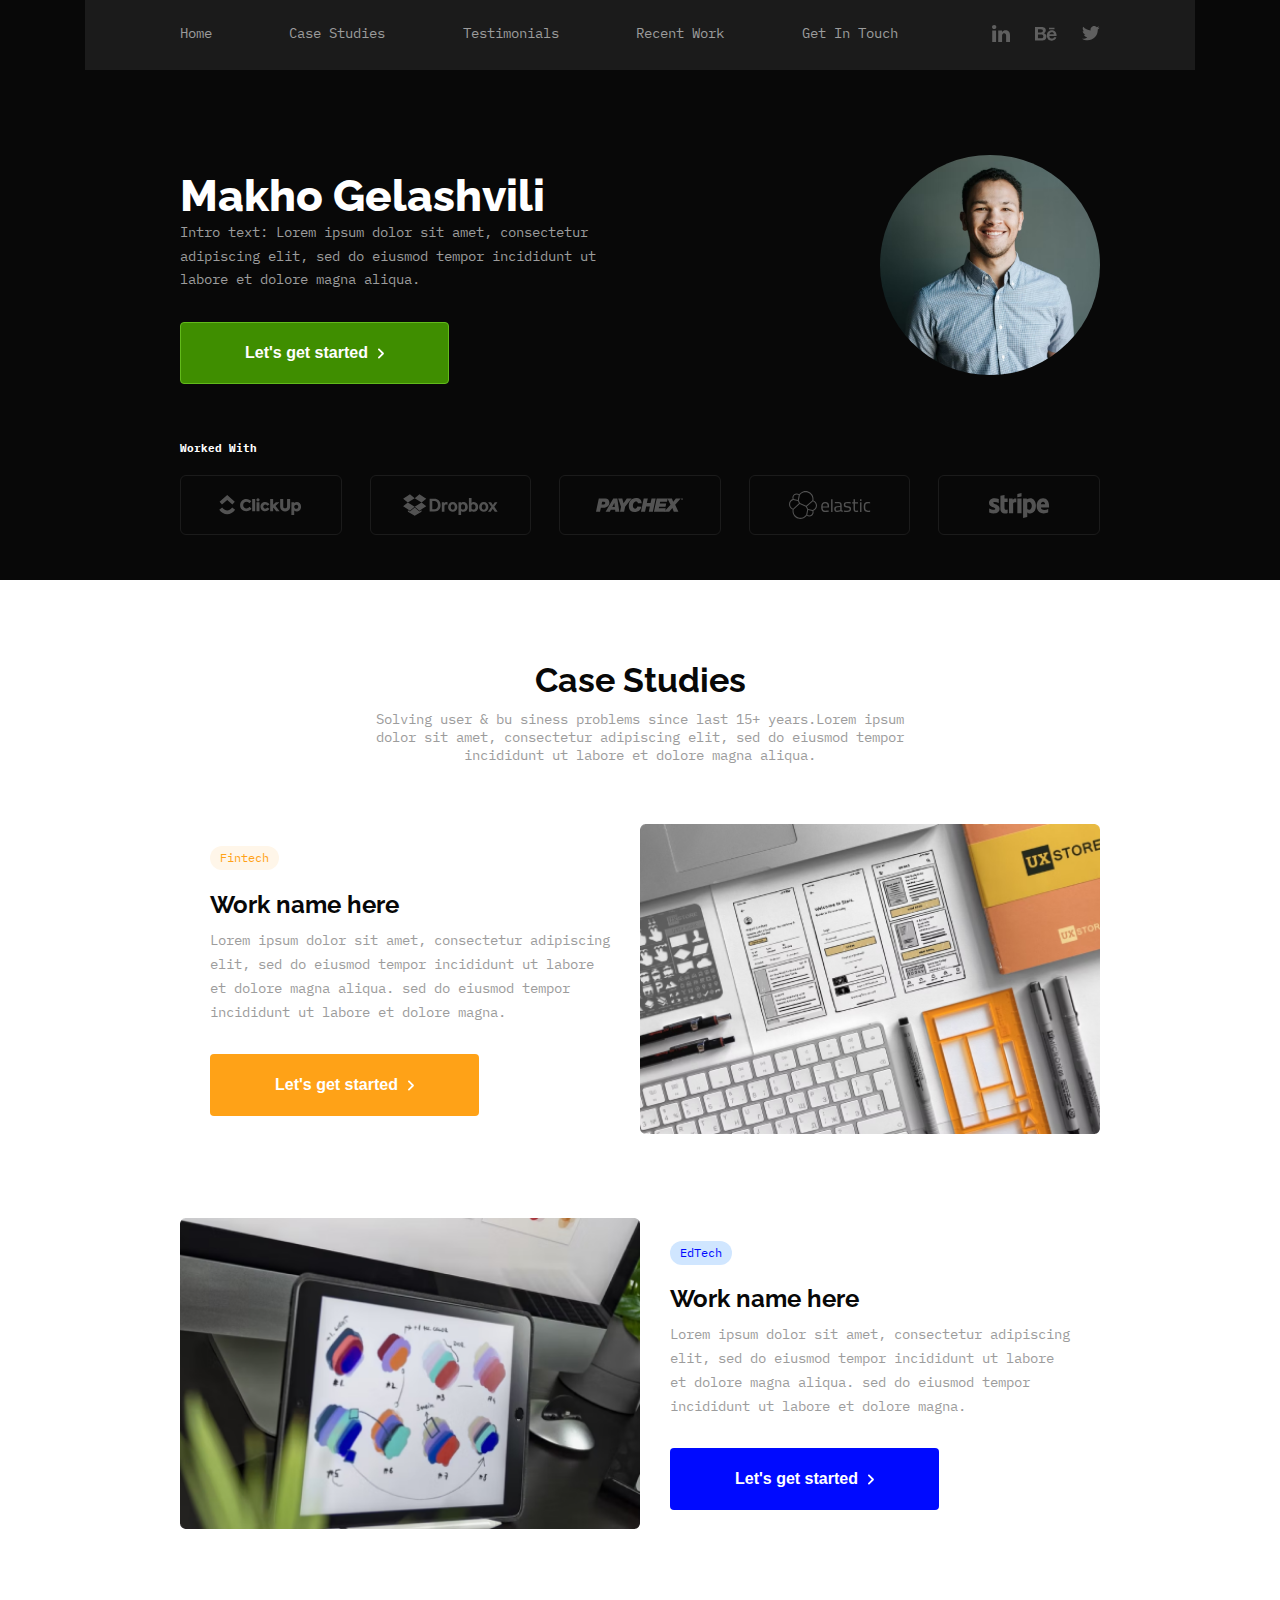
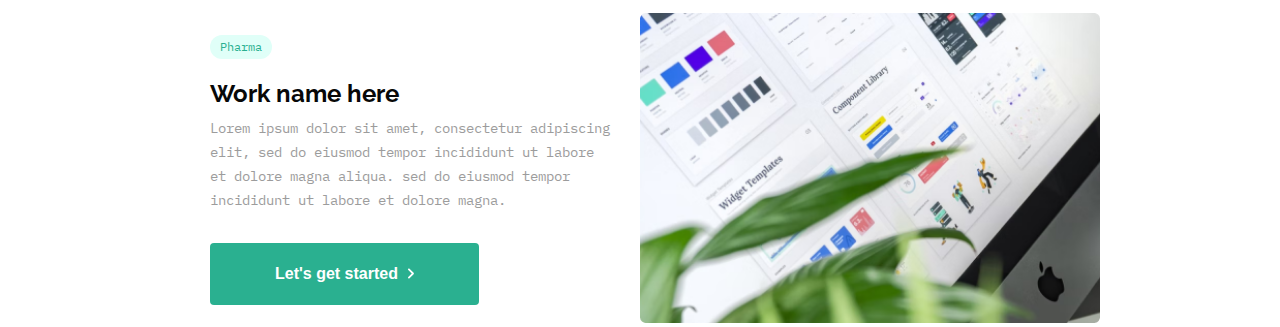
<file: index.html>
<!DOCTYPE html>
<html lang="en">
<head>
  <meta charset="UTF-8">
  <meta name="viewport" content="width=device-width, initial-scale=1.0">
  <link rel="preconnect" href="https://fonts.googleapis.com">
  <link rel="preconnect" href="https://fonts.gstatic.com" crossorigin>
  <link href="https://fonts.googleapis.com/css2?family=IBM+Plex+Mono:wght@100;400&family=Raleway:ital,wght@0,100..900;1,100..900&display=swap" rel="stylesheet">  <title>Document</title>
  <link rel="stylesheet" href="./assets/style/colors.css" />
  <link rel="stylesheet" href="./assets/style/style.css" />
</head>
<body>
  <div class="hero dark">
    <header>
      <div class="container">
         <nav>
          <ul>
            <li><a href="#">home</a></li>
            <li><a href="#">case studies</a></li>
            <li><a href="#">testimonials</a></li>
            <li><a href="#">recent work</a></li>
            <li><a href="#">get in touch</a></li>
          </ul>
         </nav>
         <div class="social-networks">
          <ul>
            <li><a href="#"><img src="./assets/images/socialNetworks/linkedIn.svg" /></a></li>
            <li><a href="#"><img src="./assets/images/socialNetworks/behance.svg" /></a></li>
            <li><a href="#"><img src="./assets/images/socialNetworks/twitter.svg" /></a></li>
          </ul>
         </div>
      </div>
      <div class="burger">
        <span></span>
        <span></span>
        <span></span>
      </div>
    </header>
    <div class="details_container container">
      <div class="details_text">
        <h1 class="font-raleway">Makho gelashvili</h1>
        <p>
          Intro text: Lorem ipsum dolor sit amet, consectetur
          adipiscing elit, sed do eiusmod tempor incididunt ut
          labore et dolore magna aliqua. 
        </p>
        <button>
          <span class="button_text">Let's get started</span>
          <img src="./assets/icons/caret.svg" />
        </button>
      </div>
      <div class="profile_photo">
        <img src="./assets/images/profile_image.png" />
      </div>
    </div>
    <div class="partners container">
      <h6>worked with</h6>
      <ul>
        <li>
          <div class="partnet_logo_container">
            <img src="./assets/images/partners/clickup.svg" />
          </div>
        </li>
        <li>
          <div class="partnet_logo_container">
            <img src="./assets/images/partners/dropbox.svg" />
          </div>
        </li>
        <li>
          <div class="partnet_logo_container">
            <img src="./assets/images/partners/paychex.svg" />
          </div>
        </li>
        <li>
          <div class="partnet_logo_container">
            <img src="./assets/images/partners/elastic.svg" />
          </div>
        </li>
        <li>
          <div class="partnet_logo_container">
            <img src="./assets/images/partners/stripe.svg"  />
          </div>
        </li>
      </ul>
    </div>
  </div>
  <div class="case_studies container">
    <div class="case_study_header ">
      <h3 class="font-raleway">case studies</h3>
      <p>
        Solving user & bu siness problems since last 15+ years.Lorem ipsum dolor sit amet, consectetur adipiscing elit, sed do eiusmod tempor incididunt ut labore et dolore magna aliqua. 
      </p>
    </div>
    <div class="case_studies_list">
      <div class="single_case_study fintech">
        <div class="case_study_details">
          <span class="field">Fintech</span>
          <h4 class="study_name font-raleway">Work name here</h4>
          <p class="study_description">Lorem ipsum dolor sit amet, consectetur adipiscing elit, sed do eiusmod tempor incididunt ut labore et dolore magna aliqua. sed do eiusmod tempor incididunt ut labore et dolore magna.</p>
          <button>
            <span class="button_text">Let's get started</span>
            <img src="./assets/icons/caret.svg" />
          </button>
        </div>
        <div class="study_image_container">
          <img src="./assets/images/study/image_1.png" />
        </div>
      </div>
      <div class="single_case_study edtech">
        <div class="case_study_details">
          <span class="field">EdTech</span>
          <h4 class="study_name font-raleway">Work name here</h4>
          <p class="study_description">
            Lorem ipsum dolor sit amet, consectetur adipiscing elit, sed do eiusmod tempor incididunt ut labore et dolore magna aliqua. sed do eiusmod tempor incididunt ut labore et dolore magna.
          </p>
          <button>
            <span class="button_text">Let's get started</span>
            <img src="./assets/icons/caret.svg" />
          </button>
        </div>
        <div class="study_image_container">
          <img src="./assets/images/study/image_2.png" />
        </div>
      </div>
      <div class="single_case_study pharma">
        <div class="case_study_details">
          <span class="field">Pharma</span>
          <h4 class="study_name font-raleway">Work name here</h4>
          <p class="study_description">
            Lorem ipsum dolor sit amet, consectetur adipiscing elit, sed do eiusmod tempor incididunt ut labore et dolore magna aliqua. sed do eiusmod tempor incididunt ut labore et dolore magna.
          </p>
          <button>
            <span class="button_text">Let's get started</span>
            <img src="./assets/icons/caret.svg" />
          </button>
        </div>
        <div class="study_image_container">
          <img src="./assets/images/study/image_3.png" />
        </div>
      </div>
    </div>
  </div>
</body>
</html>
</file>
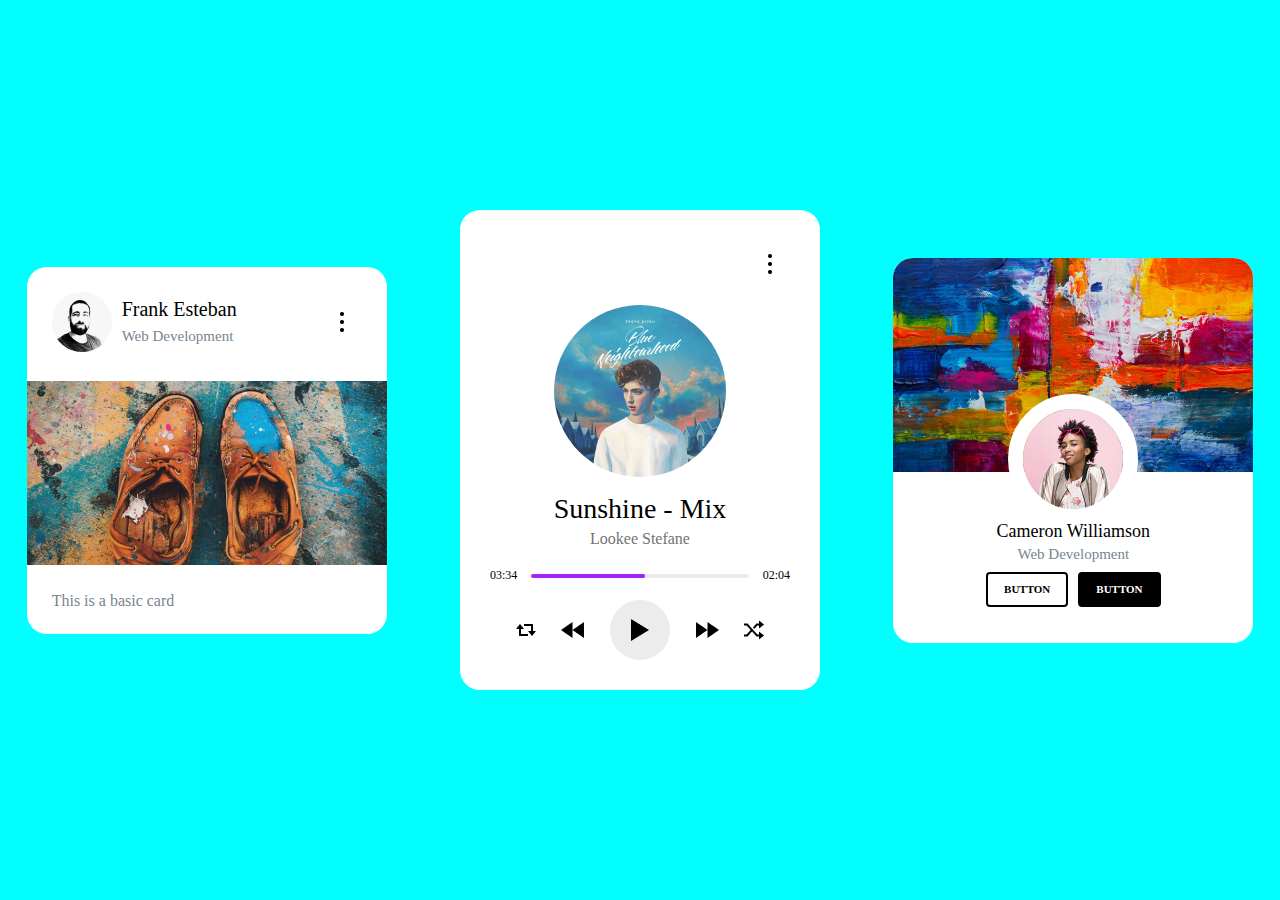
<file: additional-cards/cards.html>
<!DOCTYPE html>
<html lang="en">
  <head>
    <meta charset="UTF-8" />
    <meta name="viewport" content="width=device-width, initial-scale=1.0" />
    <link rel="stylesheet" href="../assets/styles/cards.css" />
    <title>Cards</title>
  </head>
  <body>
    <div class="cards_container">
      <div class="card card1">
        <div class="details">
          <div class="top_details">
            <div class="left_details">
              <div class="image_container">
                <img
                  src="../assets/additional-images/avatar.png"
                  alt="profile picture"
                />
              </div>
              <div class="user_details">
                <h3>Frank Esteban</h3>
                <p>Web Development</p>
              </div>
            </div>
            <div class="image_container">
              <img
                src="../assets/additional-images/media-option.png"
                alt="menu option"
              />
            </div>
          </div>
          <div class="card_image_container">
            <img
              src="../assets/additional-images/card-image.png"
              alt="card image"
            />
          </div>
          <div class="bottom_details">
            <p>This is a basic card</p>
          </div>
        </div>
      </div>
      <div class="card card2">
        <div class="details">
          <div class="top_details">
            <img
              src="../assets/additional-images/media-option.png"
              alt="menu options"
            />
          </div>
          <div class="image_container">
            <img
              src="../assets/additional-images/song_image.png"
              alt="song picture"
            />
          </div>
          <div class="song_details">
            <h2 class="song_title">Sunshine - Mix</h2>
            <p>Lookee Stefane</p>
          </div>
          <div class="bottom_details">
            <p>03:34</p>
            <img
              src="../assets/additional-images/progress_bar.png"
              alt="progress bar"
            />
            <p>02:04</p>
          </div>
          <div class="music_navigation">
            <img src="../assets/additional-images/repeat.png" alt="repeat" />
            <img
              src="../assets/additional-images/play_previous.png"
              alt="play previous"
            />
            <div class="play">
              <img src="../assets/additional-images/play.png" alt="play" />
            </div>
            <img
              src="../assets/additional-images/play_next.png"
              alt="play next"
            />
            <img src="../assets/additional-images/shufle.png" alt="shufle" />
          </div>
        </div>
      </div>
      <div class="card card3">
        <div class="details">
          <div class="image_container">
            <img
              src="../assets/additional-images/card_background_picture.jpeg"
              alt="background picture"
            />
          </div>
          <div class="profile_image_container">
            <img
              src="../assets/additional-images/profile_picture.png"
              alt="profile picture"
            />
          </div>
          <div class="profile_details">
            <h2>Cameron Williamson</h2>
            <p>Web Development</p>
          </div>
          <div class="buttons_container">
            <button class="left_button">button</button>
            <button class="right_button">button</button>
          </div>
        </div>
      </div>
    </div>
  </body>
</html>
</file>
<file: assets/style/colors.css>
:root {
  --color-dark-100: #1B1B1B;
  --color-dark-200: #080808;
  --color-dark-300: #000000;
  --color-green-100: #62BA1B;
  --color-green-200: #3F8E00;
  --color-green-300: #2AB090;
  --color-white-100: #F8F8F8;
  --color-white-200: #FFF6E9;
  --color-white-300: #9C9C9C;
  --color-white-1000: #FFFFFF;
  --color-orange-100: #FFA217;
  --color-blue-100: #000AFF;
  --color-text-main: var(--color-dark-200);
  --color-text-secondary: var(--color-white-300);
}
</file>
<file: assets/style/style.css>
* {
  margin: 0;
  padding: 0;
  box-sizing: border-box;
}

body {
  font-family: "IBM Plex Mono", sans-serif;
}

.dark {
  --color-text-main: var(--color-white-1000);
  --color-text-secondary: var(--color-white-300);
  background-color: var(--color-dark-200);
}

a {
  text-decoration: none;
}

ul {
  list-style-type: none;
}

.font-raleway{
  font-family: "Raleway", sans-serif;
}

.container {
  max-width: 920px;
  width: 100%;
}

.hero{
  padding-bottom: 45px;
}

.hero header{
  margin: 0 85px;
  background: var(--color-dark-100);
  display: flex;
  justify-content: center;
  padding: 0 5%;
}

header .container{
  display: flex;
  justify-content: space-between;
  align-items: center;
}

header .container nav {
  width: 78%;

}

header .container nav ul {
  width: 100%;
  display: flex;
  justify-content: space-between;
  align-items: center;
  gap: 10%;
}

header .container nav ul li a {
  color: var(--color-text-secondary);
  font-size: 14px;
  letter-spacing: 1%;
  line-height: 1.3em;
  padding: 1.7em 0 2em;
  display: inline-block;
  text-transform: capitalize;
  cursor: pointer;
  text-wrap: nowrap;
}

header .container .social-networks ul {
  display: flex;
  justify-content: flex-end;
  align-items: center;
  gap: 25px;
}

.hero .details_container{
  display: flex;
  justify-content: space-between;
  align-items: center;
  margin: 0 auto;
  margin-top: 80px;
  gap: 22px;
}

.details_text h1{
  font-weight: 800;
  color: var(--color-text-main);
  font-size: 44px;
  padding-top: 0.45em;
  text-transform: capitalize;
}

.details_text p {
  color: var(--color-text-secondary);
  font-size: 14px;
  line-height: 1.7em;
  margin-bottom: 2.14em;
  width: min(100%, 440px);
}

button {
  background-color: var(--button-color);
  border: 1px solid var(--button-border-color);
  font-size: 1rem;
  font-weight: bold;
  display: flex;
  justify-content: center;
  align-items: center;
  gap: 0.625em;
  padding: 1.31253em 4em;
  color: var(--color-text-main);
  border-radius: 4px;
  transition: all 500ms;
  cursor: pointer;
}

button:hover{
  filter: drop-shadow(0 8px 30px var(--button-color));
}

.details_container button {
  --button-color: var(--color-green-200);
  --button-border-color: var(--color-green-100)
} 

button .button_text::first-letter{
  text-transform: uppercase;
}

.details_container .profile_photo{
  width: 38%;
}

.details_container .profile_photo img {
  width: 100%;
  border-radius: 50%;
}

.hero .partners{
  margin: auto;
  margin-top: 57px;
}

.hero .partners h6 {
  font-weight: 14px;
  color: var(--color-text-main);
  text-transform: capitalize;
}


.hero .partners ul {
  display: grid;
  grid-template-columns: repeat(5, 1fr);
  gap: 3%;
  justify-content: space-between;
  align-items: center;
  margin-top: 20px;
}

.hero .partners ul li {
  width: 100%;
}

.hero .partners ul li .partnet_logo_container{
  width: 100%;
  height: 60px;
  display: flex;
  justify-content: center;
  align-items: center;
  border: 1px solid var(--color-dark-100);
  border-radius: 6px;
}

.burger{
  display: none;
  justify-content: center;
  align-items: center;
  flex-direction: column;
  gap: 3px;
  position: absolute;
  right: 30px;
  top: 30px;
}

.burger span {
  width: 30px;
  height: 3px;
  background-color: var(--color-text-main);
}



.case_studies{
  margin: auto;
  display: flex;
  flex-direction: column;
  justify-content: center;
  align-items: center;
  padding-top: 80px;
}

.case_study_header{
  max-width: 570px;
  width: 100%;

}

.case_study_header h3{
  color: var(--color-text-main);
  font-size: 34px;
  text-transform: capitalize;
  text-align: center;
  padding-bottom: 0.3em;
}

.case_study_header p {
  font-size: 14px;
  color: var(--color-text-secondary);
  text-align: center;
}

.case_studies_list{
  margin-top: 60px;
  display: flex;
  flex-direction: column;
  justify-content: center;
  align-items: center;
  gap: 80px;
  flex-wrap: wrap;
}

.single_case_study{
  width: 100%;
  display: flex;
  justify-content: space-between;
  align-items: center;
}
.case_study_details{
  padding-inline: 30px;
}

.case_study_details .field{
  background-color: var(--color-white-200);
  color: var(--color-orange-100);
  font-size: 12px;
  padding: 0 10px;
  line-height: 2em;
  border-radius: 60px;
  display: inline-block;
}

.case_study_details .study_name {
  color: var(--color-text-main);
  font-size: 24px;
  margin-top: 0.83em;
}

.case_study_details .study_description{
  color: var(--color-text-secondary);
  font-size: 14px;
  line-height: 1.7em;
  margin-top: 0.7em;
}

.case_study_details button {
  margin-top: 30px;
  --button-color: var(--color-orange-100);
  --button-border-color: transparent;
}

.single_case_study.edtech  .case_study_details .field {
  color: var(--color-blue-100);
  background-color: #D0E6FF;
}

.single_case_study.edtech  .case_study_details button {
  --button-color: var(--color-blue-100);
  --button-border-color: transparent;
}

.single_case_study.pharma  .case_study_details .field {
  color: var(--color-green-300);
  background-color: #E0FFF8;
}

.single_case_study.pharma  .case_study_details button {
  --button-color: var(--color-green-300);
  --button-border-color: transparent;
}

.case_study_details button span {
  color: var(--color-white-1000);
}

.single_case_study:nth-child(even) .case_study_details {
  order: 2;
}

.single_case_study:nth-child(even) .study_image_container{
  order: 1;
}

.case_study_details, .study_image_container{
  width: 50%;
}

.study_image_container img{
  width: 100%;
}

@media screen and (max-width: 1100px) {
  .hero header {
    padding: 0 1%;
  }
  header .container nav ul {
    gap: 5%;
  }
  header .container nav ul li a{
    font-size: 12px;
  }
}

@media screen and (max-width: 1024px) {
  .single_case_study{
    flex-direction: column;
  }
  .case_study_details{
    order: 2;
    margin-top: 20px;
    width: 100%;
    max-width: 500px;
    padding: 0;
  }
  .study_image_container{
    display: flex;
    justify-content: center;
    width: 100%;
    order: 1;
  }
  .study_image_container img {
    max-width: 500px;
  }
}

@media screen and (max-width: 920px) {
  .container {
    padding-inline: 2%;
  }
}

@media screen and (max-width: 768px) {
  .hero header .container{
    display: none;
  }
  .hero header .burger {
    display: flex;
  }
  .hero .details_container{
    flex-direction: column;
  }
  .details_container .profile_photo {
    min-width: 150px;
    order: 1;
  }
  .details_container .details_text{
    order: 2;
    display: flex;
    justify-content: center;
    flex-wrap: wrap;
  }
  .details_text p {
    width: 100%;
    text-align: center;
  }
  .hero .partners ul {
    grid-template-columns: repeat(3, 1fr);
    gap: 10px;
  }
}

@media screen and (max-width: 500px) {
  .hero .partners ul {
    grid-template-columns: 1fr;
  }
  .details_text h1 {
    font-size: 30px;
  }
  .details_text p{
    font-size: 12px;
  }
}
</file>
<file: assets/styles/cards.css>
* {
  padding: 0;
  margin: 0;
}

body {
  background-color: aqua;
  width: 100vw;
  height: 100vh;
}

.cards_container {
  display: flex;
  flex-wrap: wrap;
  align-items: center;
  justify-content: space-around;
  gap: 20px;
  height: 100%;
}

.card {
  width: 360px;
  border-radius: 20px;
}

.card1 {
  background-color: #fff;
  height: 367px;
}

.card1 .top_details {
  padding: 25px;
  display: flex;
  align-items: center;
  justify-content: space-between;
}

.card1 .top_details .left_details {
  display: flex;
  align-items: center;
}

.card1 .top_details .left_details .image_container {
  margin-right: 10px;
}

.card1 .card_image_container,
.card1 .card_image_container img {
  width: 100%;
}

.card1 .top_details h3 {
  font-size: 20px;
  line-height: 23.44px;
  font-weight: 500;
  color: #000;
  margin-bottom: 3px;
}

.card1 .top_details p {
  font-size: 15px;
  font-weight: 400;
  line-height: 25.5px;
  color: #78858f;
}

.card1 .bottom_details p {
  font-size: 16px;
  font-weight: 400;
  line-height: 23px;
  padding: 20px 25px;
  color: #78858f;
}

/*
 * the card 2nd.
 */

.card2 {
  background-color: #fff;
  height: 420px;
  width: 300px;
  padding: 30px;
}

.card2 .details {
  display: flex;
  flex-direction: column;
  align-items: center;
  justify-content: space-between;
  text-align: center;
  height: 100%;
}

.card2 .image_container {
  width: 172px;
  height: 172px;
  border-radius: 50%;
  overflow: hidden;
}

.card2 .image_container img {
  width: 172px;
}

.card2 .top_details {
  width: 100%;
  display: flex;
  justify-content: end;
}

.card2 .song_details h2 {
  font-size: 28px;
  font-weight: 500;
  line-height: 32.81px;
  color: #000;
}

.card2 .song_details p {
  font-size: 16px;
  font-weight: 400;
  line-height: 25.5px;
  color: #737373;
}

.card2 .bottom_details {
  display: flex;
  justify-content: space-between;
  align-items: center;
  font-size: 12px;
  width: 100%;
}

.card2 .bottom_details img {
  width: 218px;
}

.card2 .music_navigation {
  display: flex;
  width: 100%;
  justify-content: space-evenly;
  align-items: center;
}

.card2 .music_navigation .play {
  width: 60px;
  height: 60px;
  display: flex;
  justify-content: space-evenly;
  align-items: center;
  background-color: #ececec;
  border-radius: 50%;
}

/*
 * the 3rd card .
 */

.card3 {
  height: 385px;
  background-color: #fff;
  overflow: hidden;
}

.card3 .details .image_container,
.card3 .details .image_container img {
  width: 360px;
  height: 214px;
}

.card3 .profile_image_container,
.card3 .profile_image_container img {
  width: 100px;
  height: 100px;
  border-radius: 50%;
}

.card3 .details {
  position: relative;
}

.card3 .profile_image_container {
  border: 15px solid #fff;
  position: absolute;
  left: 50%;
  transform: translate(-50%, -60%);
}

.card3 .profile_details {
  text-align: center;
  margin-top: 49px;
}

.card3 .profile_details h2 {
  font-size: 18px;
  font-weight: 500;
  line-height: 21.09px;
  color: #000;
}

.card3 .profile_details p {
  font-size: 15px;
  font-weight: 400;
  line-height: 25.5px;
  color: #78858f;
}

.card3 .buttons_container {
  display: flex;
  justify-content: center;
  margin-top: 5px;
  gap: 10px;
}

.card3 .buttons_container button {
  background: none;
  color: #000;
  border: 2px solid #000;
  padding: 9px 16px;
  font: inherit;
  cursor: pointer;
  outline: inherit;
  border-radius: 4px;
  font-size: 11px;
  font-weight: 700;
  line-height: 12.89px;
  text-transform: uppercase;
}

.card3 .buttons_container .right_button {
  color: white;
  background-color: #000;
}
</file>
